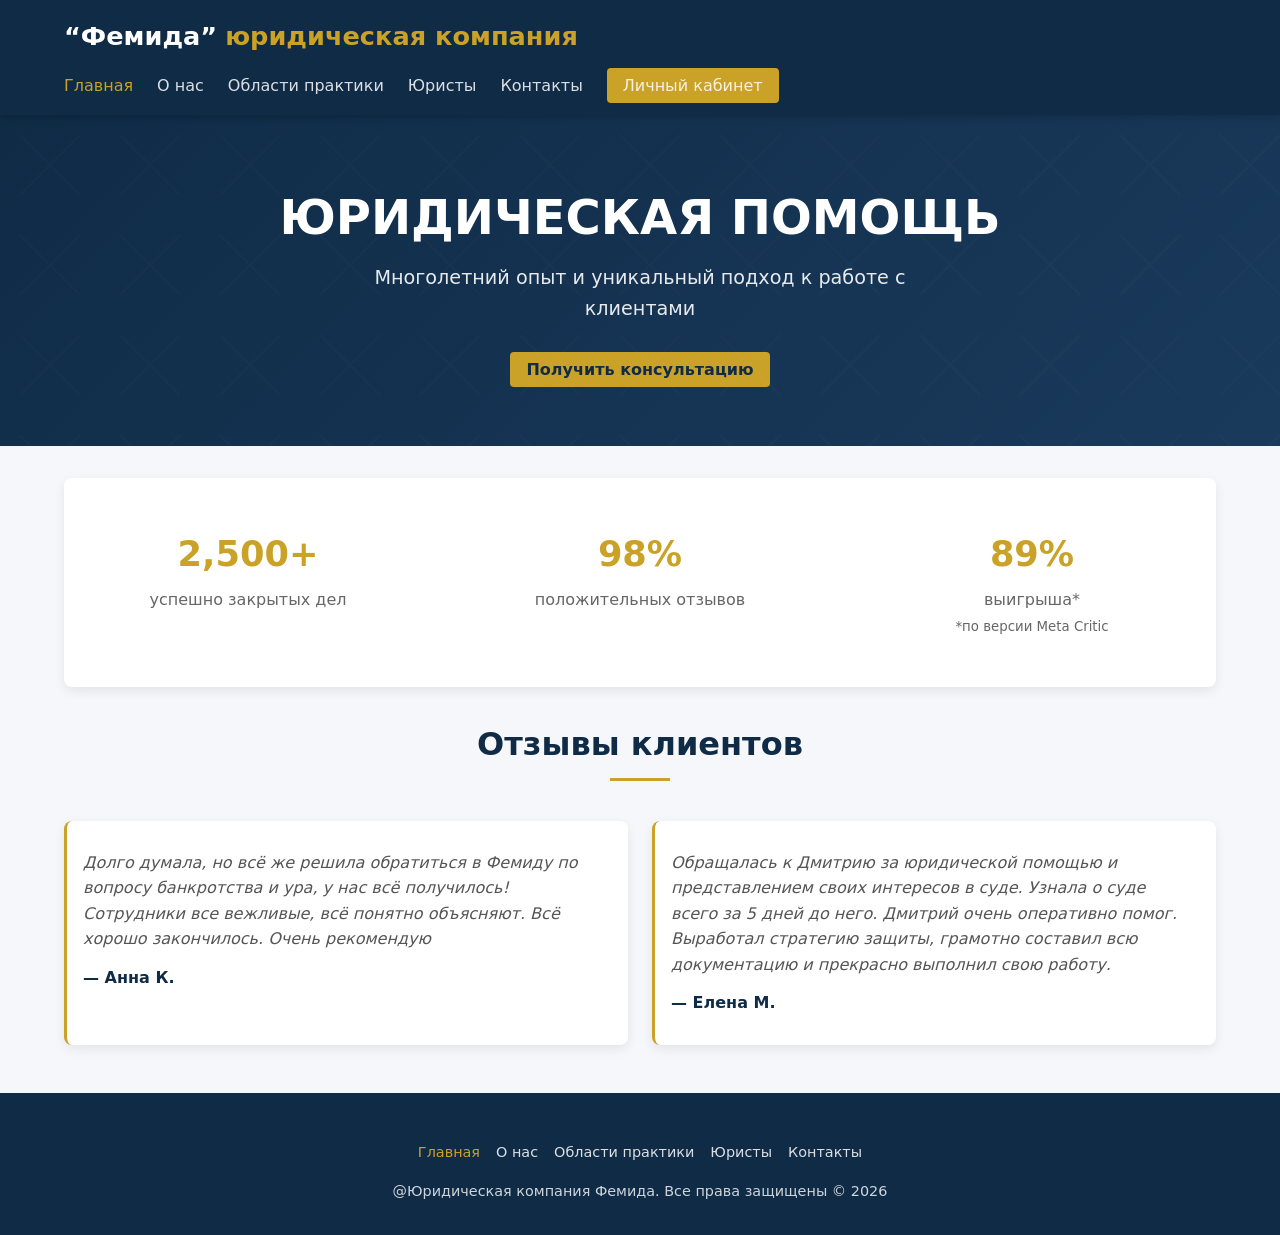
<file: src/index.html>
<!DOCTYPE html>
<html lang="ru">
<head>
  <meta charset="UTF-8">
  <meta name="viewport" content="width=device-width, initial-scale=1.0">
  <title>Главная | ЮК “Фемида”</title>
  <link rel="stylesheet" href="style.css">
</head>
<body>
  <header>
    <div class="container">
      <nav>
        <a href="index.html" class="logo">“Фемида” <span>юридическая компания</span></a>
        <button class="menu-toggle">☰</button>
        <ul class="nav-links">
          <li><a href="index.html">Главная</a></li>
          <li><a href="about.html">О нас</a></li>
          <li><a href="practice.html">Области практики</a></li>
          <li><a href="lawyers.html">Юристы</a></li>
          <li><a href="contacts.html">Контакты</a></li>
          <li><a href="#" class="btn-cabinet">Личный кабинет</a></li>
        </ul>
      </nav>
    </div>
  </header>

  <main>
    <section class="hero">
      <div class="container">
        <h1>ЮРИДИЧЕСКАЯ ПОМОЩЬ</h1>
        <p>Многолетний опыт и уникальный подход к работе с клиентами</p>
        <a href="contacts.html" class="btn-cabinet">Получить консультацию</a>
      </div>
    </section>

    <section class="container">
      <div class="stats grid grid-3">
        <div class="stat-item"><h3>2,500+</h3><p>успешно закрытых дел</p></div>
        <div class="stat-item"><h3>98%</h3><p>положительных отзывов</p></div>
        <div class="stat-item"><h3>89%</h3><p>выигрыша*<br><small>*по версии Meta Critic</small></p></div>
      </div>
    </section>

    <section class="container">
      <h2 class="section-title">Отзывы клиентов</h2>
      <div class="grid grid-2">
        <div class="card review">
          <p>Долго думала, но всё же решила обратиться в Фемиду по вопросу банкротства и ура, у нас всё получилось! Сотрудники все вежливые, всё понятно объясняют. Всё хорошо закончилось. Очень рекомендую</p>
          <strong>— Анна К.</strong>
        </div>
        <div class="card review">
          <p>Обращалась к Дмитрию за юридической помощью и представлением своих интересов в суде. Узнала о суде всего за 5 дней до него. Дмитрий очень оперативно помог. Выработал стратегию защиты, грамотно составил всю документацию и прекрасно выполнил свою работу.</p>
          <strong>— Елена М.</strong>
        </div>
      </div>
    </section>
  </main>

  <footer>
    <div class="container">
      <ul class="nav-links">
        <li><a href="index.html">Главная</a></li>
        <li><a href="about.html">О нас</a></li>
        <li><a href="practice.html">Области практики</a></li>
        <li><a href="lawyers.html">Юристы</a></li>
        <li><a href="contacts.html">Контакты</a></li>
      </ul>
      <p>@Юридическая компания Фемида. Все права защищены © 2026</p>
    </div>
  </footer>
  <script src="script.js"></script>
</body>
</html>
</file>
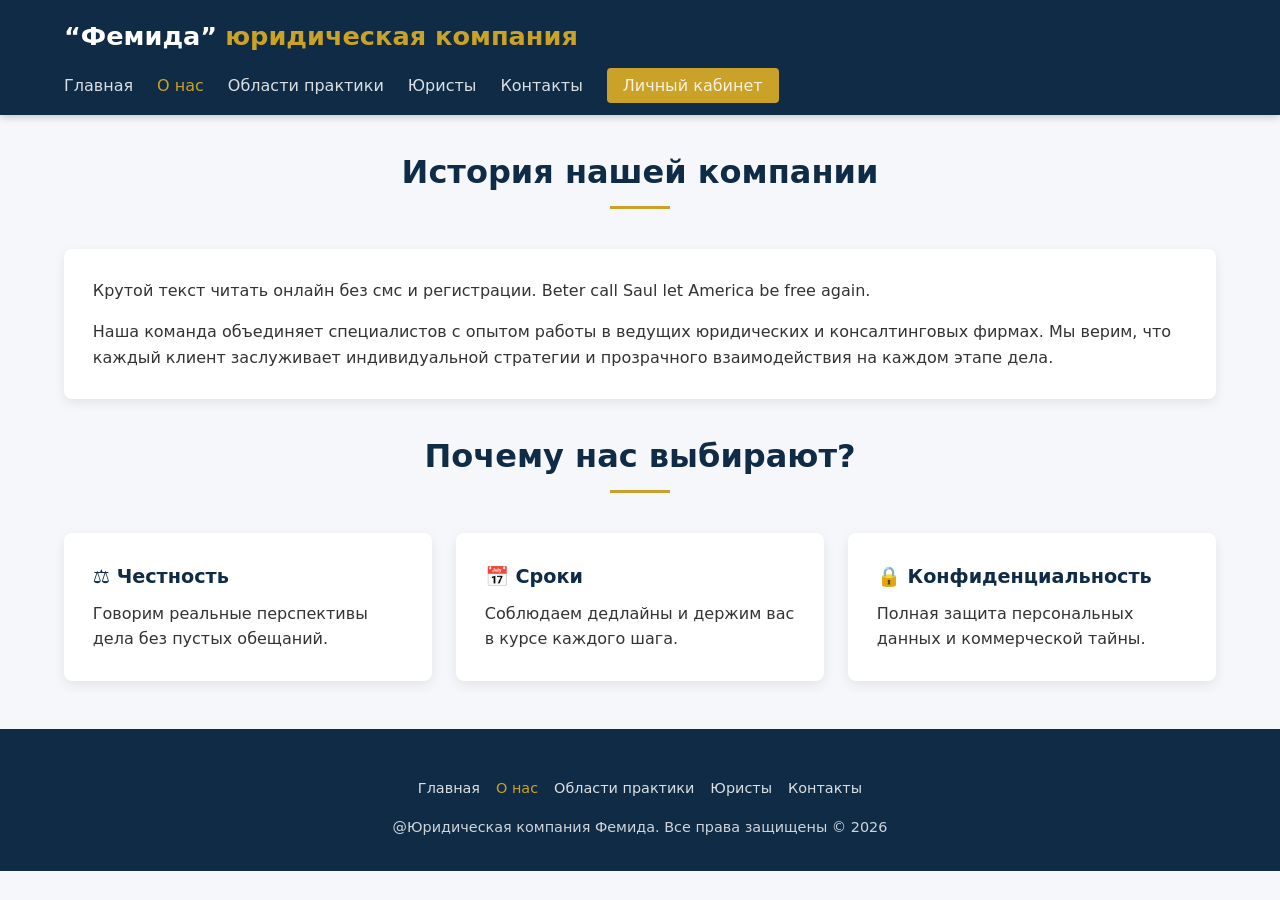
<file: src/about.html>
<!DOCTYPE html>
<html lang="ru">
<head>
  <meta charset="UTF-8">
  <meta name="viewport" content="width=device-width, initial-scale=1.0">
  <title>О нас | ЮК “Фемида”</title>
  <link rel="stylesheet" href="style.css">
</head>
<body>
  <header>
    <div class="container">
      <nav>
        <a href="index.html" class="logo">“Фемида” <span>юридическая компания</span></a>
        <button class="menu-toggle">☰</button>
        <ul class="nav-links">
          <li><a href="index.html">Главная</a></li>
          <li><a href="about.html">О нас</a></li>
          <li><a href="practice.html">Области практики</a></li>
          <li><a href="lawyers.html">Юристы</a></li>
          <li><a href="contacts.html">Контакты</a></li>
          <li><a href="#" class="btn-cabinet">Личный кабинет</a></li>
        </ul>
      </nav>
    </div>
  </header>

  <main class="container" style="padding-top: 2rem;">
    <h2 class="section-title">История нашей компании</h2>
    <div class="card" style="margin-bottom: 2rem;">
      <p>Крутой текст читать онлайн без смс и регистрации. Beter call Saul let America be free again.</p>
      <p style="margin-top:1rem;">Наша команда объединяет специалистов с опытом работы в ведущих юридических и консалтинговых фирмах. Мы верим, что каждый клиент заслуживает индивидуальной стратегии и прозрачного взаимодействия на каждом этапе дела.</p>
    </div>

    <h2 class="section-title">Почему нас выбирают?</h2>
    <div class="grid grid-3">
      <div class="card"><h3>⚖️ Честность</h3><p>Говорим реальные перспективы дела без пустых обещаний.</p></div>
      <div class="card"><h3>📅 Сроки</h3><p>Соблюдаем дедлайны и держим вас в курсе каждого шага.</p></div>
      <div class="card"><h3>🔒 Конфиденциальность</h3><p>Полная защита персональных данных и коммерческой тайны.</p></div>
    </div>
  </main>

  <footer>
    <div class="container">
      <ul class="nav-links">
        <li><a href="index.html">Главная</a></li><li><a href="about.html">О нас</a></li><li><a href="practice.html">Области практики</a></li><li><a href="lawyers.html">Юристы</a></li><li><a href="contacts.html">Контакты</a></li>
      </ul>
      <p>@Юридическая компания Фемида. Все права защищены © 2026</p>
    </div>
  </footer>
  <script src="script.js"></script>
</body>
</html>
</file>
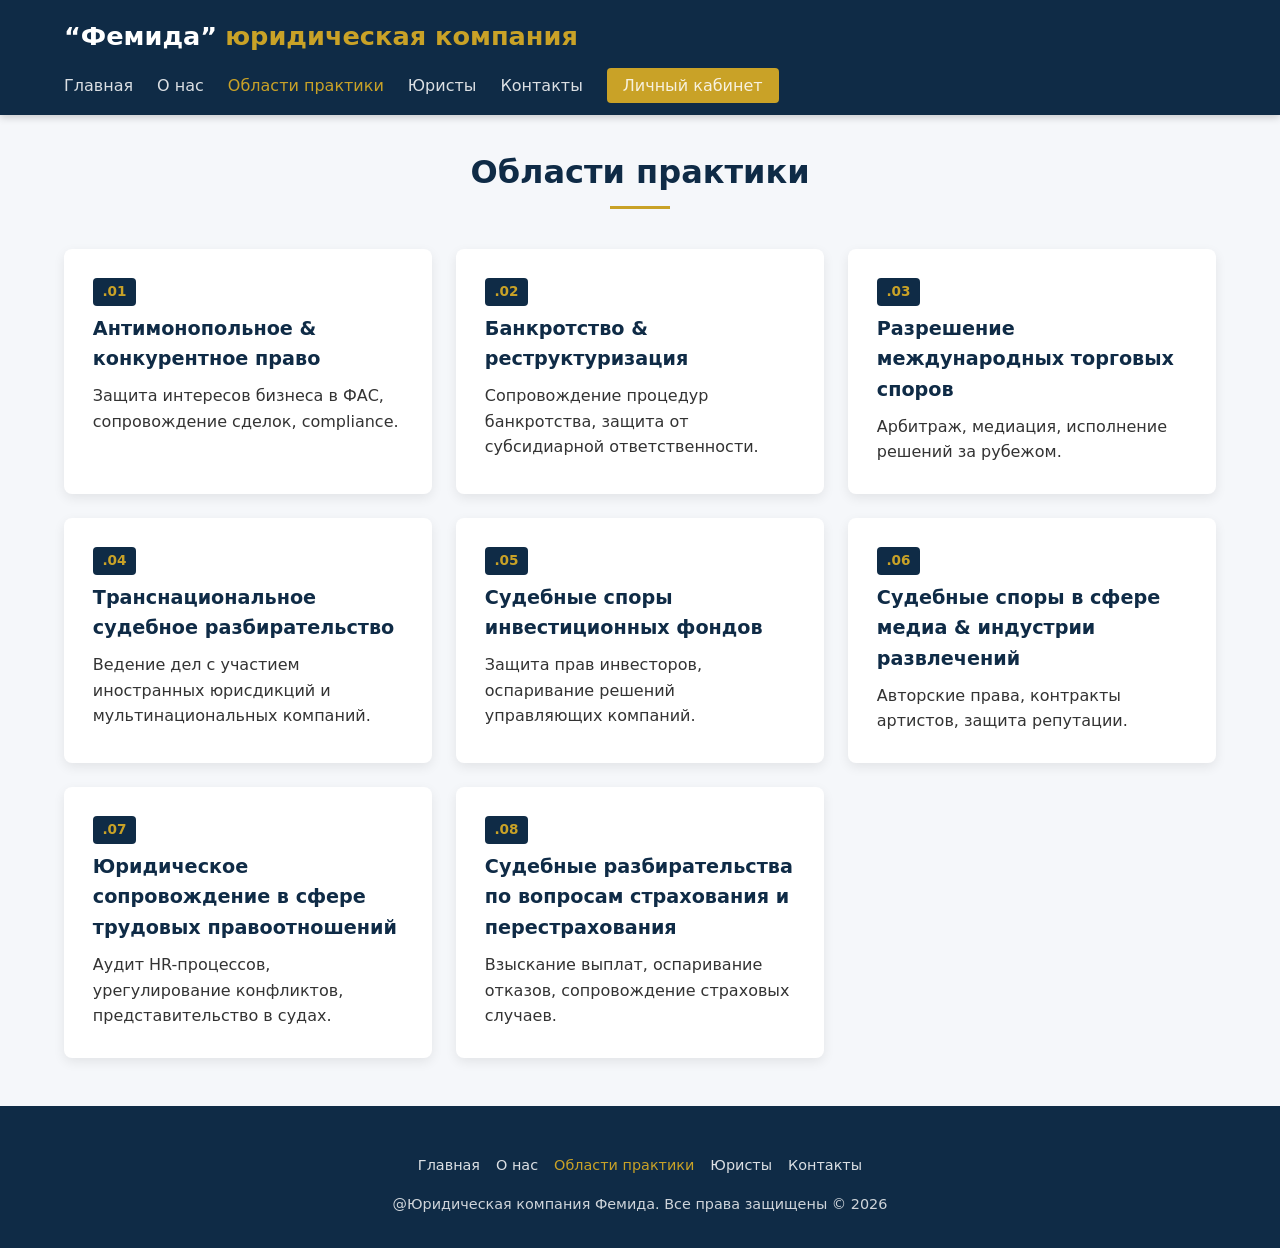
<file: src/practice.html>
<!DOCTYPE html>
<html lang="ru">
<head>
  <meta charset="UTF-8"><meta name="viewport" content="width=device-width, initial-scale=1.0">
  <title>Области практики | ЮК “Фемида”</title>
  <link rel="stylesheet" href="style.css">
</head>
<body>
  <header>
    <div class="container"><nav>
      <a href="index.html" class="logo">“Фемида” <span>юридическая компания</span></a>
      <button class="menu-toggle">☰</button>
      <ul class="nav-links"><li><a href="index.html">Главная</a></li><li><a href="about.html">О нас</a></li><li><a href="practice.html">Области практики</a></li><li><a href="lawyers.html">Юристы</a></li><li><a href="contacts.html">Контакты</a></li><li><a href="#" class="btn-cabinet">Личный кабинет</a></li></ul>
    </nav></div>
  </header>

  <main class="container" style="padding-top: 2rem;">
    <h2 class="section-title">Области практики</h2>
    <div class="grid grid-2">
      <div class="card"><span class="num">.01</span><h3>Антимонопольное & конкурентное право</h3><p>Защита интересов бизнеса в ФАС, сопровождение сделок, compliance.</p></div>
      <div class="card"><span class="num">.02</span><h3>Банкротство & реструктуризация</h3><p>Сопровождение процедур банкротства, защита от субсидиарной ответственности.</p></div>
      <div class="card"><span class="num">.03</span><h3>Разрешение международных торговых споров</h3><p>Арбитраж, медиация, исполнение решений за рубежом.</p></div>
      <div class="card"><span class="num">.04</span><h3>Транснациональное судебное разбирательство</h3><p>Ведение дел с участием иностранных юрисдикций и мультинациональных компаний.</p></div>
      <div class="card"><span class="num">.05</span><h3>Судебные споры инвестиционных фондов</h3><p>Защита прав инвесторов, оспаривание решений управляющих компаний.</p></div>
      <div class="card"><span class="num">.06</span><h3>Судебные споры в сфере медиа & индустрии развлечений</h3><p>Авторские права, контракты артистов, защита репутации.</p></div>
      <div class="card"><span class="num">.07</span><h3>Юридическое сопровождение в сфере трудовых правоотношений</h3><p>Аудит HR-процессов, урегулирование конфликтов, представительство в судах.</p></div>
      <div class="card"><span class="num">.08</span><h3>Судебные разбирательства по вопросам страхования и перестрахования</h3><p>Взыскание выплат, оспаривание отказов, сопровождение страховых случаев.</p></div>
    </div>
  </main>

  <footer>
    <div class="container"><ul class="nav-links"><li><a href="index.html">Главная</a></li><li><a href="about.html">О нас</a></li><li><a href="practice.html">Области практики</a></li><li><a href="lawyers.html">Юристы</a></li><li><a href="contacts.html">Контакты</a></li></ul><p>@Юридическая компания Фемида. Все права защищены © 2026</p></div>
  </footer>
  <script src="script.js"></script>
</body>
</html>
</file>
<file: src/style.css>
:root {
  --primary: #0f2b46;
  --accent: #c9a227;
  --light: #f5f7fa;
  --text: #333;
  --white: #fff;
  --shadow: 0 4px 12px rgba(0,0,0,0.08);
  --radius: 8px;
}
* { box-sizing: border-box; margin: 0; padding: 0; }
body 
{ 
    font-family: system-ui, -apple-system, "Segoe UI", Roboto, sans-serif; 
    color: var(--text); 
    line-height: 1.6; 
    background: var(--light); 
}

.container 
{ 
    max-width: 1200px; 
    margin: 0 auto; 
    padding: 0 1.5rem; 
}

header 
{ 
    background: var(--primary); 
    padding: 1rem 0; 
    position: sticky; 
    top: 0; 
    z-index: 100; 
    box-shadow: 0 2px 8px rgba(0,0,0,0.2); 
}

nav 
{ 
    display: flex; 
    justify-content: space-between; 
    align-items: center; 
    flex-wrap: wrap; 
    gap: 1rem; 
}

.logo 
{ 
    font-size: 1.6rem; 
    font-weight: 700; 
    color: var(--white); 
    text-decoration: none; 
    display: flex; 
    align-items: center; 
    gap: 0.5rem; 
}

.logo span 
{ 
    color: var(--accent); 
}

.nav-links 
{ 
    display: flex; 
    list-style: none; 
    gap: 1.5rem; 
    align-items: center; 
}

.nav-links a 
{ 
    color: rgba(255,255,255,0.85); 
    text-decoration: none; 
    font-weight: 500; 
    transition: 0.3s; 
}

.nav-links a:hover, .nav-links a.active 
{ 
    color: var(--accent);
}

.btn-cabinet 
{ 
    background: var(--accent); 
    color: var(--primary); 
    padding: 0.5rem 1rem; 
    border-radius: 4px; 
    font-weight: 600; 
    text-decoration: none; 
    transition: 0.3s; 
}

.btn-cabinet:hover 
{ 
    background: #b89320; 
}

.hero 
{ 
    background: linear-gradient(135deg, var(--primary), #1a3a5c);
    color: var(--white); 
    padding: 4rem 0; 
    text-align: center; 
    position: relative; 
    overflow: hidden; 
}

.hero::before 
{ 
    content: ""; 
    position: absolute; 
    top: 0; 
    left: 0; 
    right: 0; 
    bottom: 0; 
    background: url('data:image/svg+xml,<svg width="100" height="100" xmlns="http://www.w3.org/2000/svg"><path d="M0 0h100v100H0z" fill="none"/><path d="M20 20l60 60M80 20L20 80" stroke="rgba(255,255,255,0.05)" stroke-width="2"/></svg>'); 
    opacity: 0.3; 
}

.hero h1 
{ 
    font-size: clamp(2rem, 5vw, 3rem); 
    margin-bottom: 0.5rem; 
    position: relative; 
}

.hero p 
{ 
    font-size: 1.2rem; 
    opacity: 0.9; 
    max-width: 600px; 
    margin: 0 auto 2rem; 
    position: relative; 
}

section 
{ 
    padding: 4rem 0; 
}

.section-title 
{ 
    text-align: center; 
    font-size: 2rem; 
    color: var(--primary); 
    margin-bottom: 2.5rem; 
    position: relative; 
}

.section-title::after 
{ 
    content: ""; 
    display: block; 
    width: 60px; 
    height: 3px; 
    background: var(--accent); 
    margin: 0.5rem auto 0; 
}

.grid 
{ 
    display: grid; 
    gap: 1.5rem; 
}

.grid-2 
{ 
    grid-template-columns: repeat(auto-fit, minmax(280px, 1fr));
}

.grid-3 
{ 
    grid-template-columns: repeat(auto-fit, minmax(250px, 1fr)); 
}

.grid-4 
{ 
    grid-template-columns: repeat(auto-fit, minmax(220px, 1fr)); 
}

.card 
{ 
    background: var(--white); 
    padding: 1.8rem; 
    border-radius: var(--radius); 
    box-shadow: var(--shadow); 
    transition: 0.3s; 
}

.card:hover 
{ 
    transform: translateY(-4px); 
    box-shadow: 0 8px 20px rgba(0,0,0,0.12); 
}

.card h3 
{ 
    color: var(--primary); 
    margin-bottom: 0.5rem; 
    font-size: 1.2rem; 
}

.card .num 
{ 
    display: inline-block; 
    background: var(--primary); 
    color: var(--accent); 
    padding: 0.2rem 0.6rem; 
    border-radius: 4px; 
    font-size: 0.85rem; 
    margin-bottom: 0.5rem; 
    font-weight: bold; 
}

.stats 
{ 
    background: var(--white); 
    padding: 3rem 0; 
    margin: 2rem 0; 
    border-radius: var(--radius); 
    box-shadow: var(--shadow); 
}

.stat-item 
{ 
    text-align: center; 
}

.stat-item h3 
{ 
    font-size: 2.2rem; 
    color: var(--accent); 
    margin-bottom: 0.3rem; 
}

.stat-item p 
{ 
    color: #666; 
}

.review 
{ 
    font-style: italic; 
    color: #555; 
    position: relative; 
    padding-left: 1rem; 
    border-left: 3px solid var(--accent); 
}

.review p 
{ 
    margin-bottom: 0.5rem; 
}

.review strong 
{ 
    display: block; 
    margin-top: 0.8rem; 
    font-style: normal; 
    color: var(--primary); 
}

.form-box 
{ 
    background: var(--white); 
    padding: 2rem; 
    border-radius: var(--radius); 
    box-shadow: var(--shadow); 
    max-width: 600px; 
    margin: 0 auto; 
}

input, textarea 
{ 
    width: 100%; 
    padding: 0.9rem; 
    margin-bottom: 1rem; 
    border: 1px solid #ccc; 
    border-radius: 4px; 
    font-family: inherit; 
}

textarea 
{ 
    min-height: 120px; 
    resize: vertical; 
}

button[type="submit"] 
{ 
    background: var(--accent); 
    color: var(--primary); 
    border: none; 
    padding: 0.9rem 2rem; 
    font-weight: bold; 
    cursor: pointer; 
    border-radius: 4px; 
    width: 100%; 
    transition: 0.3s; 
}

button[type="submit"]:hover 
{ 
    background: #b89320; 
}

.contact-info 
{ 
    margin-top: 2rem; 
    text-align: center; 
}

.contact-info p 
{ 
    margin: 0.5rem 0; 
}

.contact-info a 
{ 
    color: var(--primary); 
    font-weight: 500; 
}

footer 
{ 
    background: var(--primary); 
    color: rgba(255,255,255,0.8); 
    padding: 2rem 0; 
    margin-top: 3rem; 
    text-align: center; 
    font-size: 0.9rem; 
}

footer a 
{ 
    color: var(--accent); 
    text-decoration: none; 
}

footer .nav-links 
{ 
    justify-content: center; 
    margin: 1rem 0; 
    gap: 1rem; 
    flex-wrap: wrap; 
}

@media (max-width: 768px) 
{
    .nav-links 
    { 
    display: none; 
    position: absolute; 
    top: 100%; 
    left: 0; 
    right: 0; 
    background: var(--primary); 
    flex-direction: column; 
    padding: 1rem; 
    }
    
    .nav-links.show 
    { 
        display: flex; 
    }

    .menu-toggle 
    { 
    display: block; 
    background: none; 
    border: none; 
    color: var(--white); 
    font-size: 1.5rem; 
    cursor: pointer; 
    }
}

.menu-toggle 
{ 
    display: none; 
}
</file>
